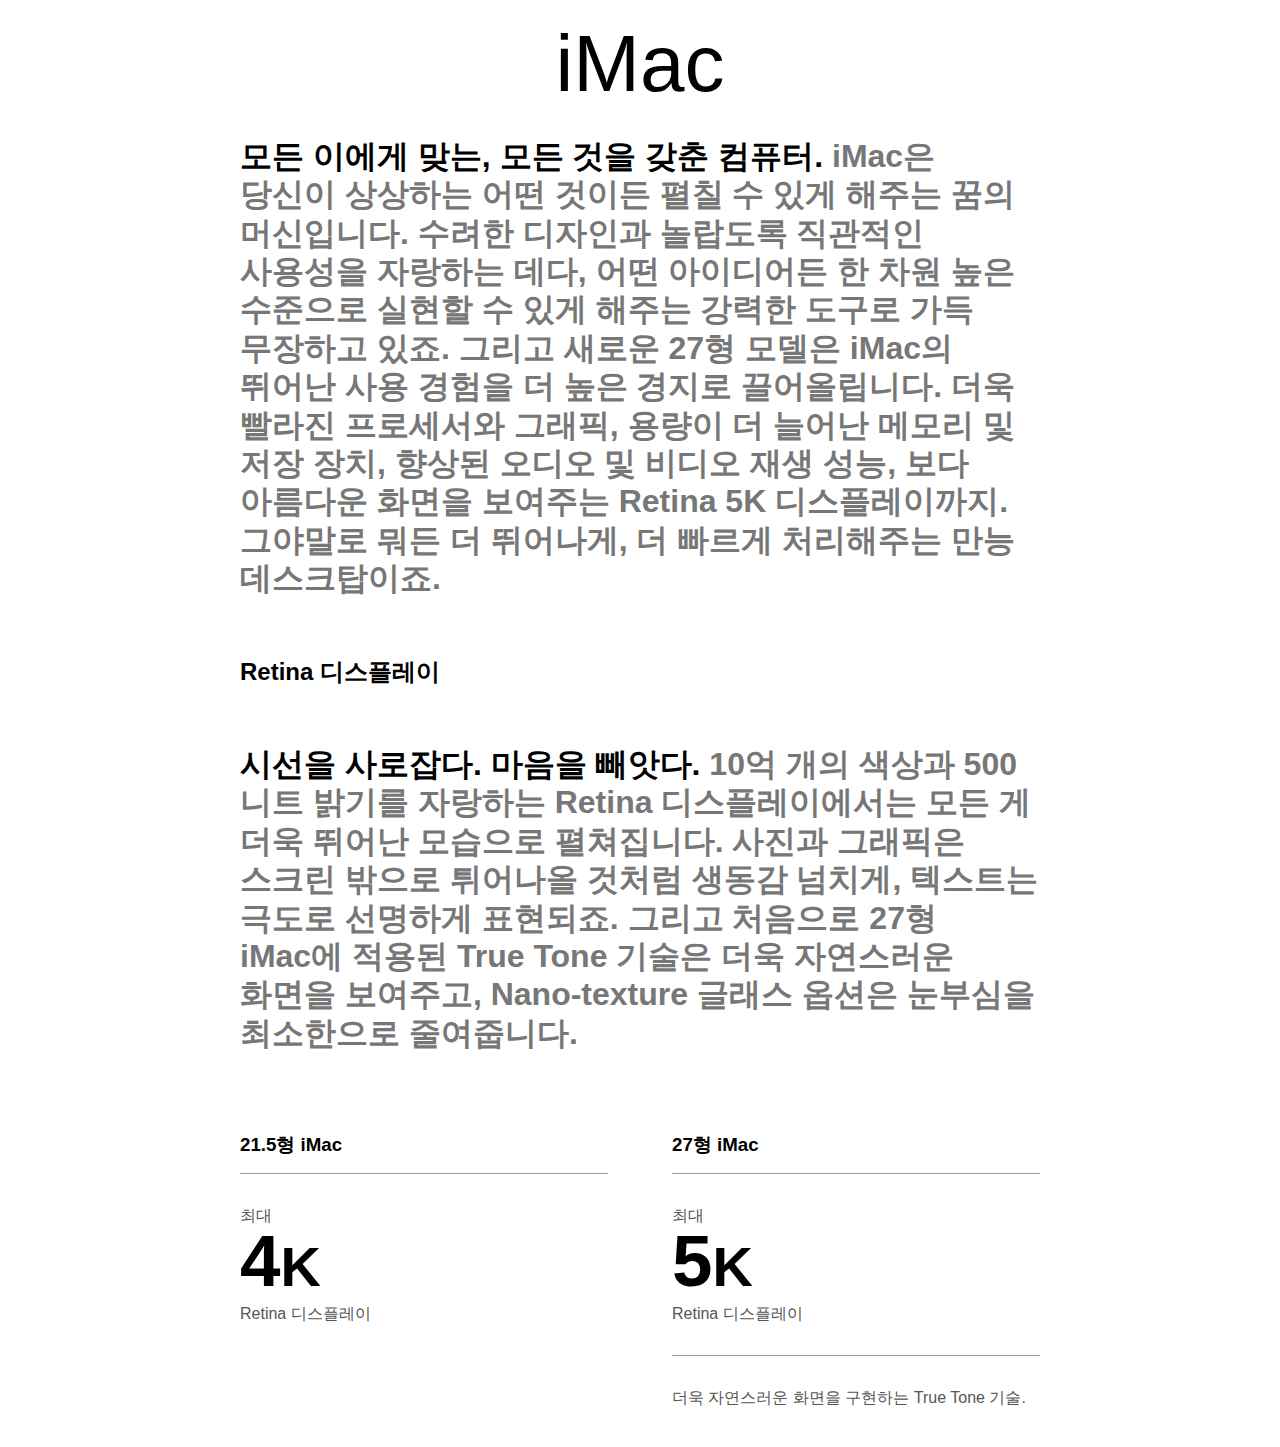
<file: 3주차/index.html>
<!DOCTYPE html>
<html lang="en">
  <head>
    <meta charset="UTF-8" />
    <meta name="viewport" content="width=device-width, initial-scale=1.0" />
    <meta http-equiv="X-UA-Compatible" content="ie=edge" />
    <title>Static Template</title>
    <link rel="stylesheet" href="style.css" />
  </head>
  <body>
    <div class="product-container">
      <h1 class="product-title">iMac</h1>
      <p class="product-description">
        <strong>모든 이에게 맞는, 모든 것을 갖춘 컴퓨터.</strong> iMac은 당신이
        상상하는 어떤 것이든 펼칠 수 있게 해주는 꿈의 머신입니다. 수려한
        디자인과 놀랍도록 직관적인 사용성을 자랑하는 데다, 어떤 아이디어든 한
        차원 높은 수준으로 실현할 수 있게 해주는 강력한 도구로 가득 무장하고
        있죠. 그리고 새로운 27형 모델은 iMac의 뛰어난 사용 경험을 더 높은 경지로
        끌어올립니다. 더욱 빨라진 프로세서와 그래픽, 용량이 더 늘어난 메모리 및
        저장 장치, 향상된 오디오 및 비디오 재생 성능, 보다 아름다운 화면을
        보여주는 Retina 5K 디스플레이까지. 그야말로 뭐든 더 뛰어나게, 더 빠르게
        처리해주는 만능 데스크탑이죠.
      </p>
    </div>
    <!-- <div class="imac-model-info-container">
      <div class="imac-model-info">
        21.5-inch iMac Starting at $1099
      </div>
      <div class="imac-model-info">
        new 27-inch iMac Starting at $1799
      </div>
    </div> -->
    <div class="product-container">
      <h2 class="product-subtitle">Retina 디스플레이</h2>
      <p class="product-description">
        <strong>시선을 사로잡다. 마음을 빼앗다.</strong> 10억 개의 색상과 500
        니트 밝기를 자랑하는 Retina 디스플레이에서는 모든 게 더욱 뛰어난
        모습으로 펼쳐집니다. 사진과 그래픽은 스크린 밖으로 튀어나올 것처럼
        생동감 넘치게, 텍스트는 극도로 선명하게 표현되죠. 그리고 처음으로 27형
        iMac에 적용된 True Tone 기술은 더욱 자연스러운 화면을 보여주고,
        Nano-texture 글래스 옵션은 눈부심을 최소한으로 줄여줍니다.
      </p>
    </div>
    <div class="product-spec-container">
      <div class="product-spec">
        <h3 class="product-spec-title">21.5형 iMac</h3>
        <div class="product-spec-meta">
          최대
          <strong><span class="product-screen-number">4</span>K</strong>
          Retina 디스플레이
        </div>
      </div>
      <div class="product-spec">
        <h3 class="product-spec-title">27형 iMac</h3>
        <div class="product-spec-meta">
          최대
          <strong><span class="product-screen-number">5</span>K</strong>
          Retina 디스플레이
        </div>
        <div class="product-spec-meta">
          더욱 자연스러운 화면을 구현하는 True Tone 기술.
        </div>
      </div>
    </div>
  </body>
</html>
</file>
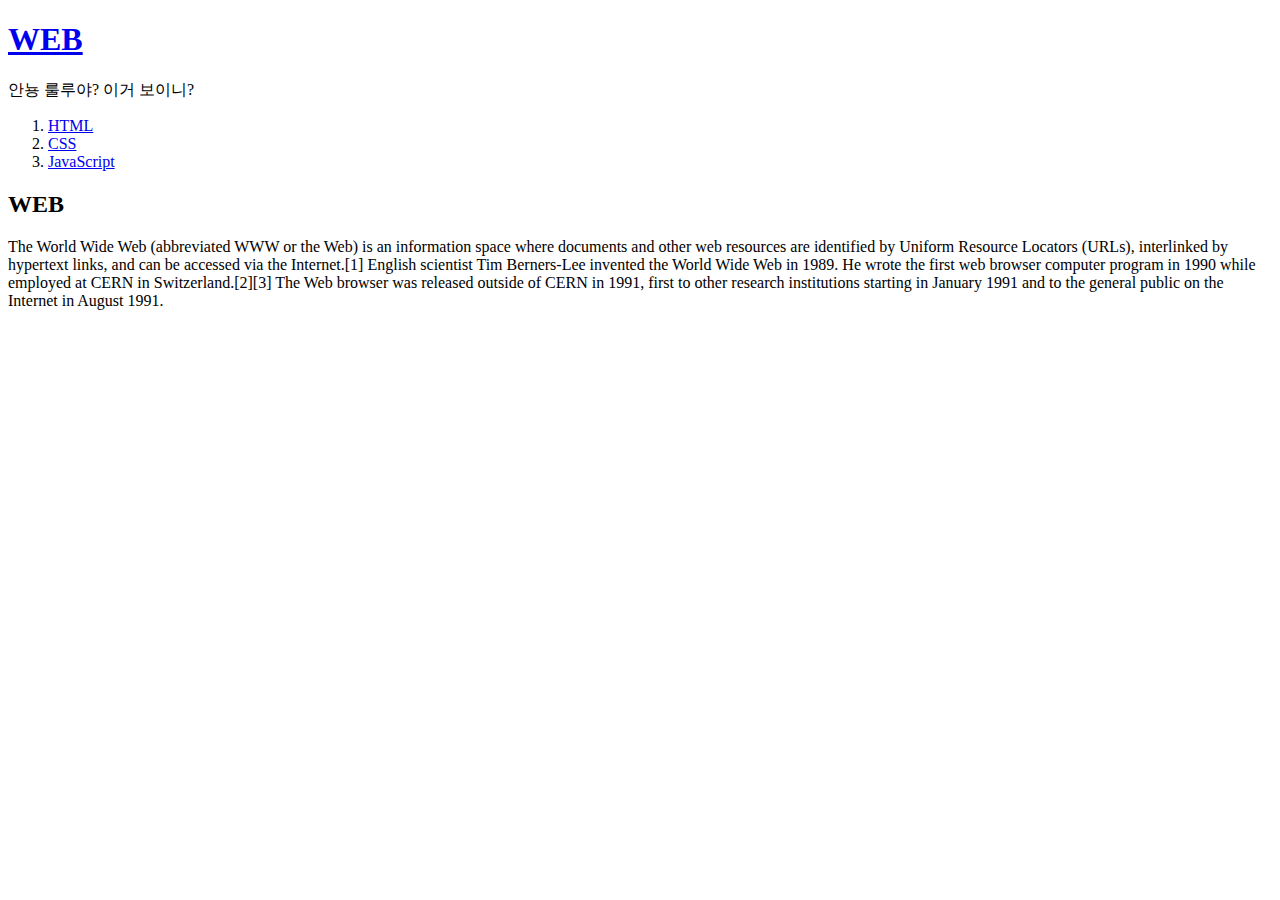
<file: web2/index.html>
<!DOCTYPE html>
<head>
    <title> Web1 - html</title>
    <meta charset="utf-8">
</head>
<body>
    <h1><a href="index.html">WEB</a></h1>
    <p> 안뇽 룰루야? 이거 보이니? </p>
    <ol>
        <li><a href="1.html">HTML</a></li>
        <li><a href="2.html">CSS</a></li>
        <li><a href="3.html">JavaScript</a></li>
    </ol>
    <!-- <ul>
        <li>1. HTML</li>
        <li>2. CSS</li>
        <li>3. JavaScript</li>
    </ul> -->
    <h2>WEB</h2>
    <p>The World Wide Web (abbreviated WWW or the Web) is an information space where documents and other web resources are identified by Uniform Resource Locators (URLs), interlinked by hypertext links, and can be accessed via the Internet.[1] English scientist Tim Berners-Lee invented the World Wide Web in 1989. He wrote the first web browser computer program in 1990 while employed at CERN in Switzerland.[2][3] The Web browser was released outside of CERN in 1991, first to other research institutions starting in January 1991 and to the general public on the Internet in August 1991.
    </p>
</body>
</html>
</file>
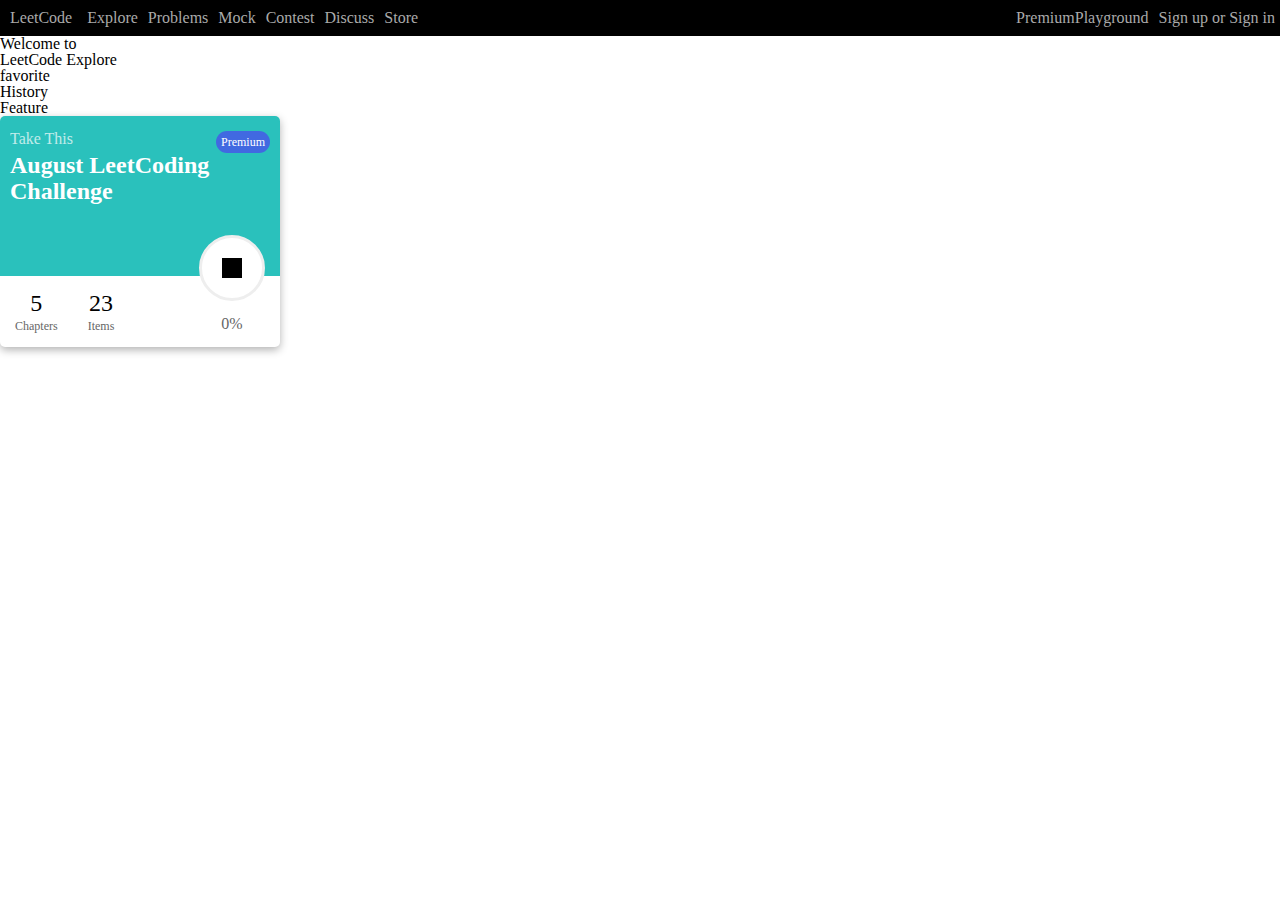
<file: 2주차/ix0ky/index.html>
<!DOCTYPE html>
<html lang="en">
  <head>
    <meta charset="UTF-8" />
    <meta name="viewport" content="width=device-width, initial-scale=1.0" />
    <meta http-equiv="X-UA-Compatible" content="ie=edge" />
    <title>Explore - LeetCode</title>
    <link rel="stylesheet" href="/2주차/ix0ky/style.css" />
  </head>
  <body>
    <!-- HTML Validator: https://html5.validator.nu/ -->
    <header class="header">
      <!-- 제가 많이 쓰는 클래스 이름 : primary, secondary -->
      <!-- main, sub -->
      <div class="menu-left">
        <div class="logo-area">
          <!-- LeetCode 라는 텍스트가 이 페이지 전체의 제목 -->
          <!-- h1 요소 : 제목을 나타내는 요소 -->
          <!-- h1을 페이지 내에서 1번만 사용하는 걸 권장 -->
          <!-- h1, h2, h3, h4, h5, h6 -->
          <h1 class="logo">
            <!-- a 요소 : 링크를 표현하는 요소 -->
            <!-- a 요소 : 특정한 페이지 혹은 특정한 영역으로 이동하는 요소 -->
            <!-- a 요소 : anchor -->
            <a href="https://leetcode.com">LeetCode</a>
          </h1>
        </div>
        <nav class="navigation">
          <div class="nav-item"><a href="/Explore/">Explore</a></div>
          <div class="nav-item"><a href="/Problems/">Problems</a></div>
          <div class="nav-item"><a href="/Mock/">Mock</a></div>
          <div class="nav-item"><a href="/Contest/">Contest</a></div>
          <div class="nav-item"><a href="/Discuss/">Discuss</a></div>
          <div class="nav-item"><a href="/Store/">Store</a></div>
        </nav>
      </div>
      <div class="menu-right">
        <div class="my-menu">
          <div>Premium</div>
          <div>Playground</div>
        </div>
        <div class="sign-up">
          <a href="#">Sign up</a> or <a href="#">Sign in</a>
        </div>
      </div>
    </header>
    <!-- Main -->
    <!-- main 요소 : page 내에서 1번만 쓰이도록 -->
    <main class="main">
      <section class="main-title-area">
        <h2 class="main-title">
          <div class="small-text">Welcome to</div>
          <div class="large-text">LeetCode Explore</div>
        </h2>
        <div class="filter">
          <div>favorite</div>
          <div>History</div>
        </div>
      </section>
      <!-- section 요소는 제목을 가진 div -->
      <section class="course-section">
        <h3 class="course-section-title">Feature</h3>
        <div class="course-list">
          <div class="course-card">
            <div class="course-card-title-area">
              <div class="course-card-title">
                <div class="course-card-title-sub">Take This</div>
                <div class="course-card-title-main">
                  August LeetCoding Challenge
                </div>
              </div>
              <div class="course-card-title-badge-area">
                <div class="course-card-title-badge">Premium</div>
              </div>
            </div>
            <div class="course-card-meta-area">
              <div class="course-card-meta-info">
                <div class="course-card-meta-info-count">5</div>
                <div class="course-card-meta-info-title">Chapters</div>
              </div>
              <div class="course-card-meta-info">
                <div class="course-card-meta-info-count">23</div>
                <div class="course-card-meta-info-title">Items</div>
              </div>
            </div>
            <div class="course-card-play-area">
              <div class="course-card-play-button">Play</div>
              <div class="course-card-progress">0%</div>
            </div>
          </div>
        </div>
      </section>
    </main>
    <!-- Footer -->
  </body>
</html>
</file>
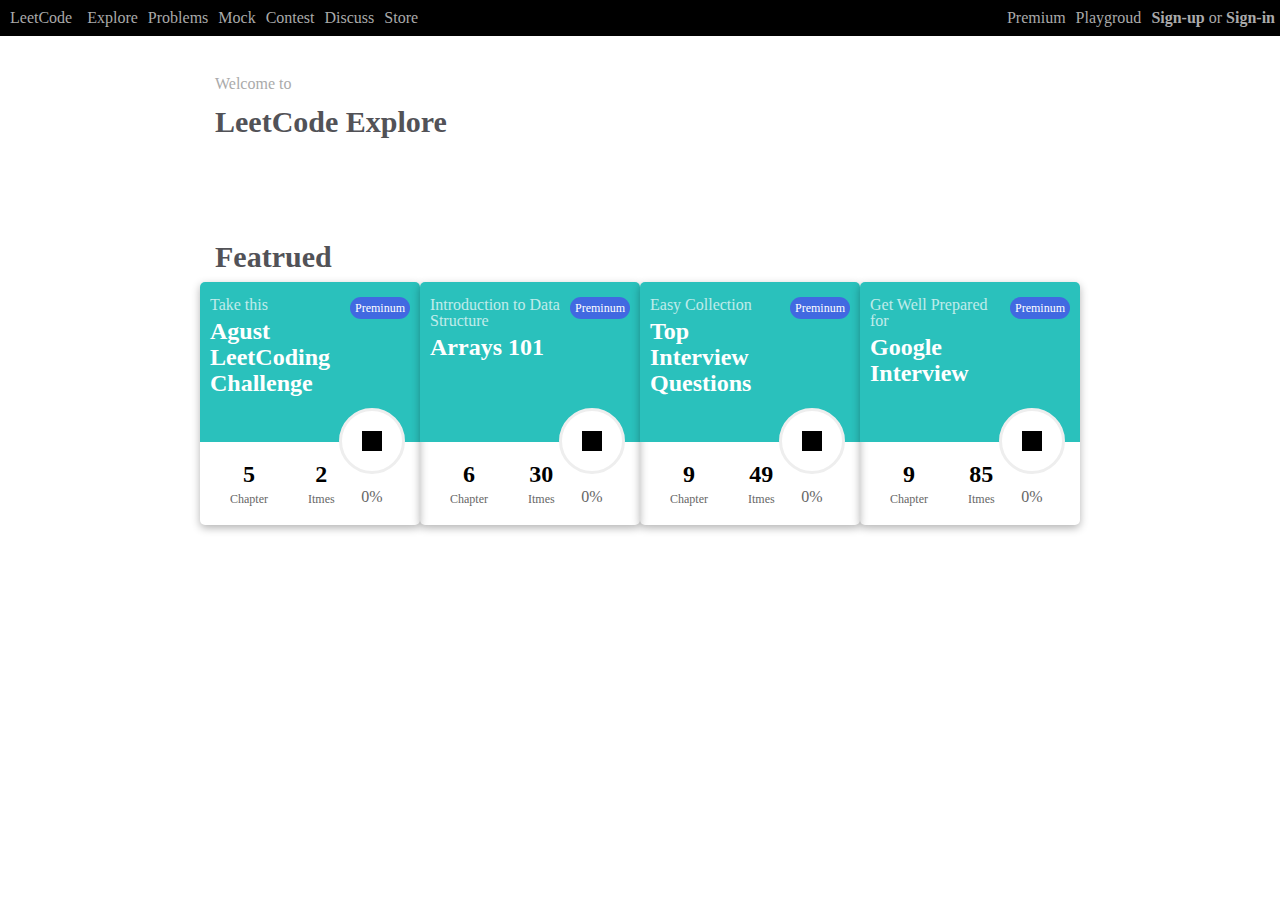
<file: 2주차/task/index.html>
<!DOCTYPE html>
<html lang="en">
    <head>
        <meta charset="UTF-8">
        <meta name="viewport" content="width=device-width, initial-scale=1.0"/>
        <meta http-equiv="X-UA-Compatible" content ="ie-edge"/>
        <title>Explore - LeetCode</title>
        <link rel="stylesheet" href="/2주차/task/style.css"/>
    </head>
    <body>
        <header class="header">
            <div class="menu-left">
                <div class="log-area">
                    <h1 class="logo">
                        <a href="https://www.leetcode.com">LeetCode</a>
                    </h1>
                </div>
                <nav class="navigation">
                    <div class="nav-item"><a href="/Explore/">Explore</a></div>
                    <div class="nav-item"><a href="/Problems/">Problems</a></div>
                    <div class="nav-item"><a href="/Mock/">Mock</a></div>
                    <div class="nav-item"><a href="/Context/">Contest</a></div>
                    <div class="nav-item"><a href="/Discuss/">Discuss</a></div>
                    <div class="nav-item"><a href="/Store/">Store</a></div>
                </nav>
            </div>

            <div class="menu-right">
                <div class="my-menu">
                    <div class="my-menu-item">Premium</div>
                    <div class="my-menu-item">Playgroud</div>
                    <div class="sign-up">
                        <a href="#">Sign-up</a> or <a herf="#">Sign-in</a>
                    </div>
                </div>
                
            </div>
            
        </header>    
        <main class="main">
            <div class="welcome">Welcome to</div>
            <div class="explore">LeetCode Explore</div>
            <section class=course-section>
                <div class="featured">Featrued</div>
                <div class="cards">
                    <div class="card">
                        <div class="card-title">
                            <div class="card-title-left">
                                <div class="card-title-sub">Take this</div>
                                <div class="card-title-main">Agust LeetCoding Challenge</div>        
                            </div>
                            <div class="card-title-right">
                                <div class="card-badge">Preminum</div>
                            </div>
                        </div>
                        <div class="card-meta">
                            <div class="card-meta-info">
                                <div class="card-meta-info-count">5</div>
                                <div class="card-meta-info-title">Chapter</div>
                            </div>
                            <div class="card-meta-info">
                                <div class="card-meta-info-count">2</div>
                                <div class="card-meta-info-title">Itmes</div>
                            </div>
                        </div>
                        <div class="card-play">
                            <div class="card-play-button">Play</div>
                            <div class="card-play-progress">0%</div>
                        </div>
                    </div>
                    <div class="card">
                        <div class="card-title">
                            <div class="card-title-left">
                                <div class="card-title-sub">Introduction to Data Structure</div>
                                <div class="card-title-main">Arrays 101</div>        
                            </div>
                            <div class="card-title-right">
                                <div class="card-badge">Preminum</div>
                            </div>
                        </div>
                        <div class="card-meta">
                            <div class="card-meta-info">
                                <div class="card-meta-info-count">6</div>
                                <div class="card-meta-info-title">Chapter</div>
                            </div>
                            <div class="card-meta-info">
                                <div class="card-meta-info-count">30</div>
                                <div class="card-meta-info-title">Itmes</div>
                            </div>
                        </div>
                        <div class="card-play">
                            <div class="card-play-button">Play</div>
                            <div class="card-play-progress">0%</div>
                        </div>
                    </div>
                    <div class="card">
                        <div class="card-title">
                            <div class="card-title-left">
                                <div class="card-title-sub">Easy Collection</div>
                                <div class="card-title-main">Top Interview Questions</div>        
                            </div>
                            <div class="card-title-right">
                                <div class="card-badge">Preminum</div>
                            </div>
                        </div>
                        <div class="card-meta">
                            <div class="card-meta-info">
                                <div class="card-meta-info-count">9</div>
                                <div class="card-meta-info-title">Chapter</div>
                            </div>
                            <div class="card-meta-info">
                                <div class="card-meta-info-count">49</div>
                                <div class="card-meta-info-title">Itmes</div>
                            </div>
                        </div>
                        <div class="card-play">
                            <div class="card-play-button">Play</div>
                            <div class="card-play-progress">0%</div>
                        </div>
                    </div>
                    <div class="card">
                        <div class="card-title">
                            <div class="card-title-left">
                                <div class="card-title-sub">Get Well Prepared for</div>
                                <div class="card-title-main">Google Interview</div>        
                            </div>
                            <div class="card-title-right">
                                <div class="card-badge">Preminum</div>
                            </div>
                        </div>
                        <div class="card-meta">
                            <div class="card-meta-info">
                                <div class="card-meta-info-count">9</div>
                                <div class="card-meta-info-title">Chapter</div>
                            </div>
                            <div class="card-meta-info">
                                <div class="card-meta-info-count">85</div>
                                <div class="card-meta-info-title">Itmes</div>
                            </div>
                        </div>
                        <div class="card-play">
                            <div class="card-play-button">Play</div>
                            <div class="card-play-progress">0%</div>
                        </div>
                    </div>
                </div>
            </section>
            </div>
        </main>
    </body>


</html>
</file>
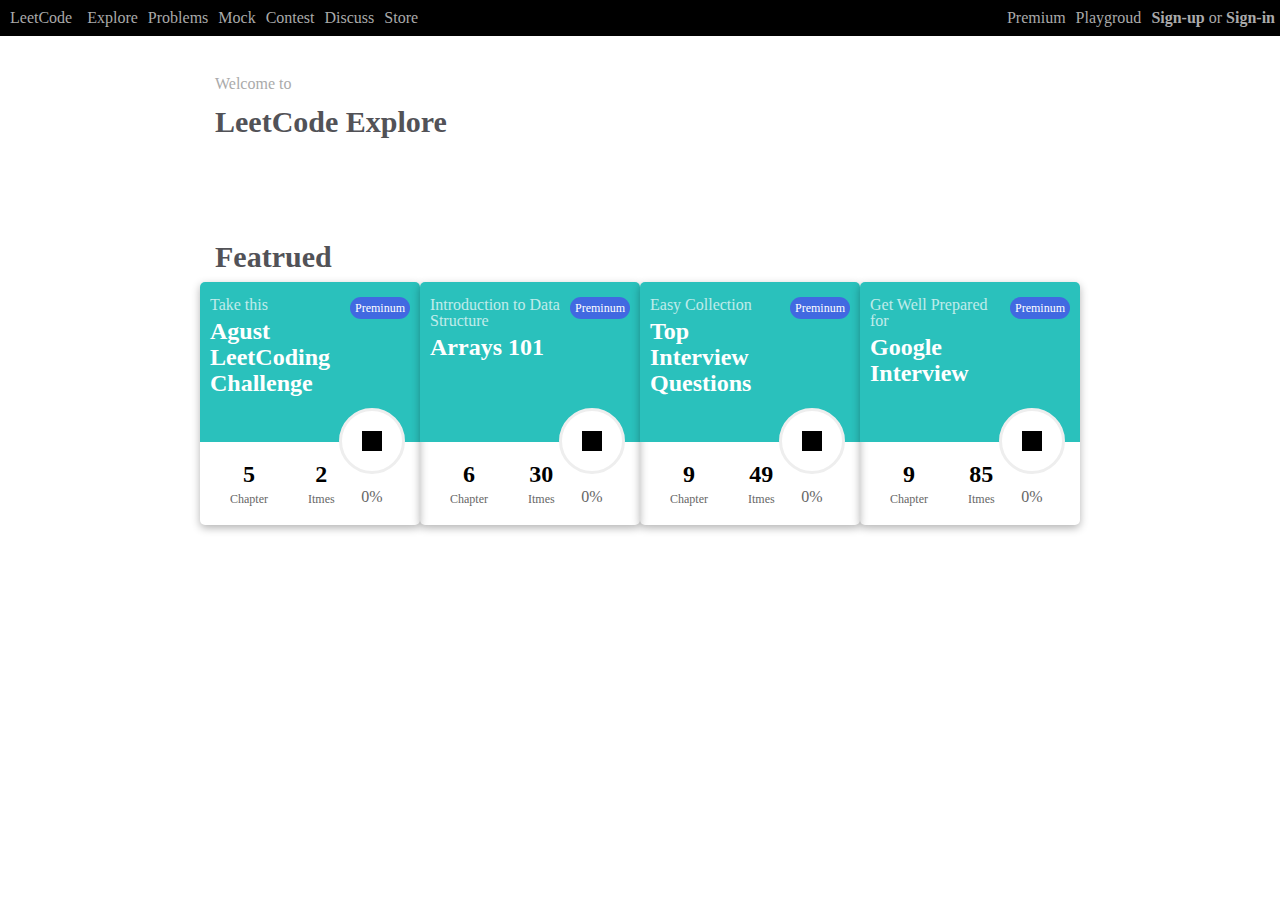
<file: web1/task/index.html>
<!DOCTYPE html>
<html lang="en">
    <head>
        <meta charset="UTF-8">
        <meta name="viewport" content="width=device-width, initial-scale=1.0"/>
        <meta http-equiv="X-UA-Compatible" content ="ie-edge"/>
        <title>Explore - LeetCode</title>
        <link rel="stylesheet" href="/2주차//task/style.css"/>
    </head>
    <body>
        <header class="header">
            <div class="menu-left">
                <div class="log-area">
                    <h1 class="logo">
                        <a href="https://www.leetcode.com">LeetCode</a>
                    </h1>
                </div>
                <nav class="navigation">
                    <div class="nav-item"><a href="/Explore/">Explore</a></div>
                    <div class="nav-item"><a href="/Problems/">Problems</a></div>
                    <div class="nav-item"><a href="/Mock/">Mock</a></div>
                    <div class="nav-item"><a href="/Context/">Contest</a></div>
                    <div class="nav-item"><a href="/Discuss/">Discuss</a></div>
                    <div class="nav-item"><a href="/Store/">Store</a></div>
                </nav>
            </div>

            <div class="menu-right">
                <div class="my-menu">
                    <div class="my-menu-item">Premium</div>
                    <div class="my-menu-item">Playgroud</div>
                    <div class="sign-up">
                        <a href="#">Sign-up</a> or <a herf="#">Sign-in</a>
                    </div>
                </div>
                
            </div>
            
        </header>    
        <main class="main">
            <div class="welcome">Welcome to</div>
            <div class="explore">LeetCode Explore</div>
            <section class=course-section>
                <div class="featured">Featrued</div>
                <div class="cards">
                    <div class="card">
                        <div class="card-title">
                            <div class="card-title-left">
                                <div class="card-title-sub">Take this</div>
                                <div class="card-title-main">Agust LeetCoding Challenge</div>        
                            </div>
                            <div class="card-title-right">
                                <div class="card-badge">Preminum</div>
                            </div>
                        </div>
                        <div class="card-meta">
                            <div class="card-meta-info">
                                <div class="card-meta-info-count">5</div>
                                <div class="card-meta-info-title">Chapter</div>
                            </div>
                            <div class="card-meta-info">
                                <div class="card-meta-info-count">2</div>
                                <div class="card-meta-info-title">Itmes</div>
                            </div>
                        </div>
                        <div class="card-play">
                            <div class="card-play-button">Play</div>
                            <div class="card-play-progress">0%</div>
                        </div>
                    </div>
                    <div class="card">
                        <div class="card-title">
                            <div class="card-title-left">
                                <div class="card-title-sub">Introduction to Data Structure</div>
                                <div class="card-title-main">Arrays 101</div>        
                            </div>
                            <div class="card-title-right">
                                <div class="card-badge">Preminum</div>
                            </div>
                        </div>
                        <div class="card-meta">
                            <div class="card-meta-info">
                                <div class="card-meta-info-count">6</div>
                                <div class="card-meta-info-title">Chapter</div>
                            </div>
                            <div class="card-meta-info">
                                <div class="card-meta-info-count">30</div>
                                <div class="card-meta-info-title">Itmes</div>
                            </div>
                        </div>
                        <div class="card-play">
                            <div class="card-play-button">Play</div>
                            <div class="card-play-progress">0%</div>
                        </div>
                    </div>
                    <div class="card">
                        <div class="card-title">
                            <div class="card-title-left">
                                <div class="card-title-sub">Easy Collection</div>
                                <div class="card-title-main">Top Interview Questions</div>        
                            </div>
                            <div class="card-title-right">
                                <div class="card-badge">Preminum</div>
                            </div>
                        </div>
                        <div class="card-meta">
                            <div class="card-meta-info">
                                <div class="card-meta-info-count">9</div>
                                <div class="card-meta-info-title">Chapter</div>
                            </div>
                            <div class="card-meta-info">
                                <div class="card-meta-info-count">49</div>
                                <div class="card-meta-info-title">Itmes</div>
                            </div>
                        </div>
                        <div class="card-play">
                            <div class="card-play-button">Play</div>
                            <div class="card-play-progress">0%</div>
                        </div>
                    </div>
                    <div class="card">
                        <div class="card-title">
                            <div class="card-title-left">
                                <div class="card-title-sub">Get Well Prepared for</div>
                                <div class="card-title-main">Google Interview</div>        
                            </div>
                            <div class="card-title-right">
                                <div class="card-badge">Preminum</div>
                            </div>
                        </div>
                        <div class="card-meta">
                            <div class="card-meta-info">
                                <div class="card-meta-info-count">9</div>
                                <div class="card-meta-info-title">Chapter</div>
                            </div>
                            <div class="card-meta-info">
                                <div class="card-meta-info-count">85</div>
                                <div class="card-meta-info-title">Itmes</div>
                            </div>
                        </div>
                        <div class="card-play">
                            <div class="card-play-button">Play</div>
                            <div class="card-play-progress">0%</div>
                        </div>
                    </div>
                </div>
            </section>
            </div>
        </main>
    </body>


</html>
</file>
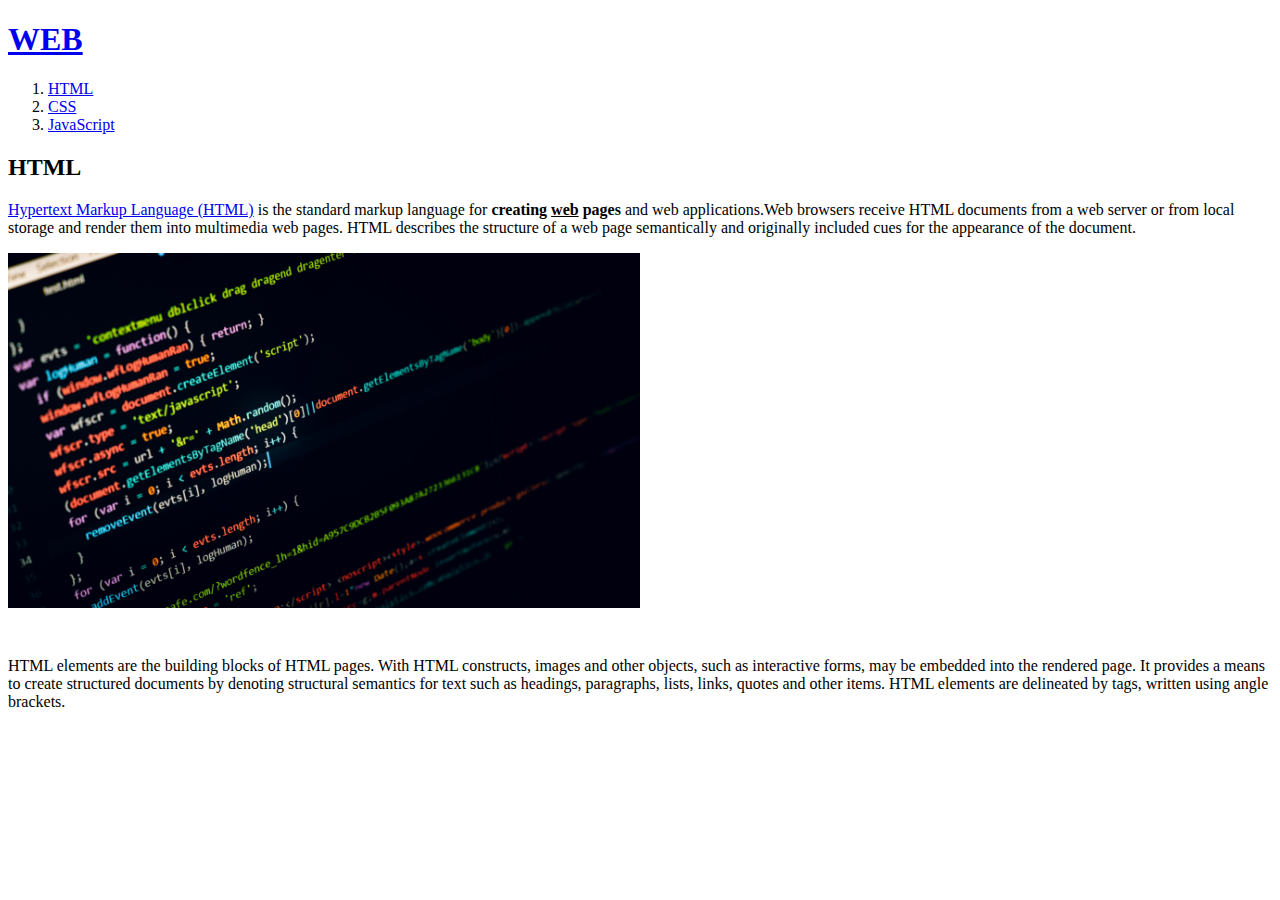
<file: web2/1.html>
<!DOCTYPE html>
<head>
    <title> Web1 - HTML</title>
    <meta charset="utf-8">
</head>
<body>
    <h1><a href="index.html">WEB</a></h1>
    <ol>
        <li><a href="1.html">HTML</a></li>
        <li><a href="2.html">CSS</a></li>
        <li><a href="3.html">JavaScript</a></li>
    </ol>
    <!-- <ul>
        <li>1. HTML</li>
        <li>2. CSS</li>
        <li>3. JavaScript</li>
    </ul> -->
    <h2>HTML</h2>
    <p><a href="https://www.w3.org/TR/html5/" target="_blank" title="html5 specification">Hypertext Markup Language (HTML)</a> is the standard markup language for <strong>creating <u>web</u> pages</strong> and web applications.Web browsers receive HTML documents from a web server or from local storage and render them into multimedia web pages. HTML describes the structure of a web page semantically and originally included cues for the appearance of the document.</p>
    <img src="htmlimg.jpg" width=50%>
    <p style="margin-top: 45px;">HTML elements are the building blocks of HTML pages. With HTML constructs, images and other objects, such as interactive forms, may be embedded into the rendered page. It provides a means to create structured documents by denoting structural semantics for text such as headings, paragraphs, lists, links, quotes and other items. HTML elements are delineated by tags, written using angle brackets. </p>    
</body>
</html>
</file>
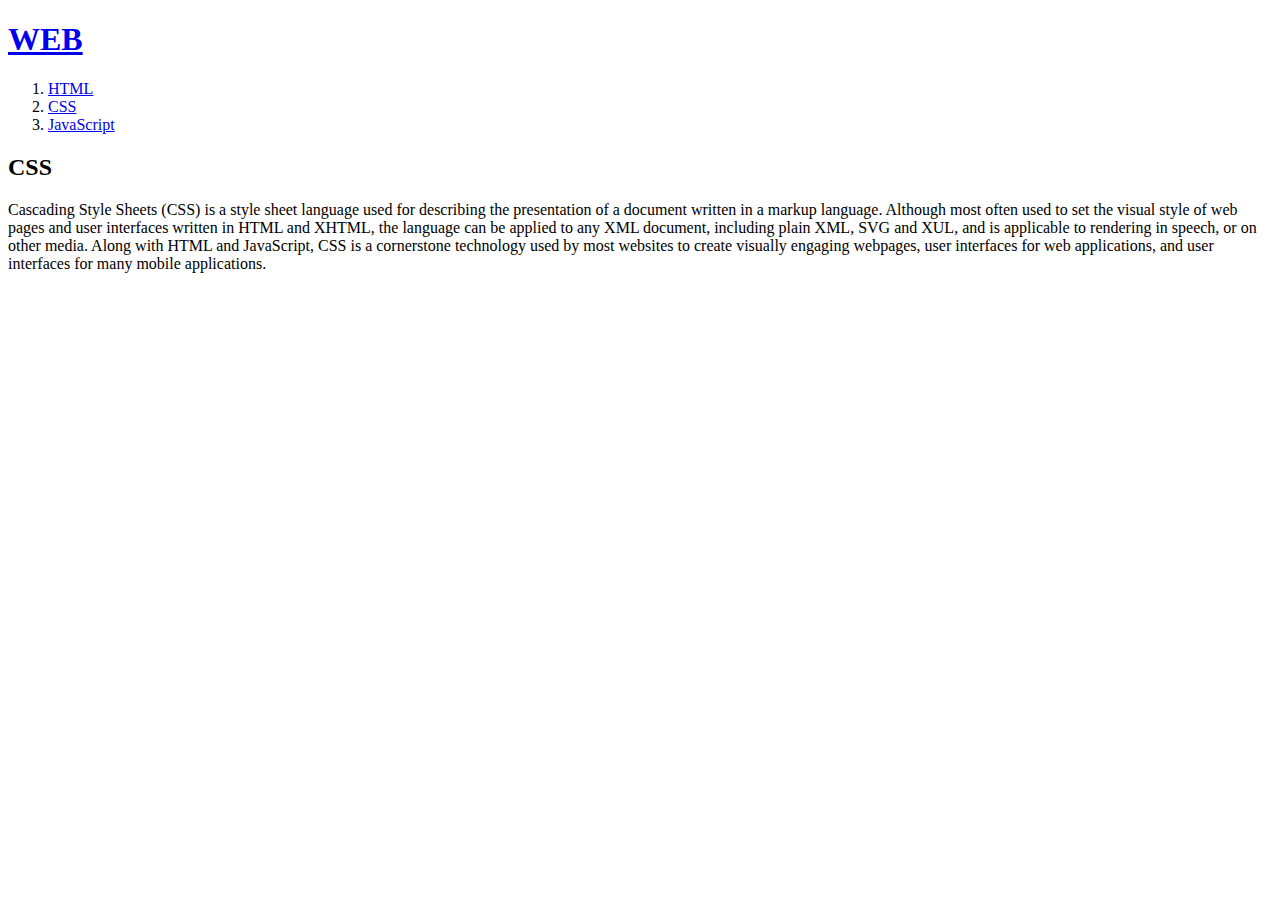
<file: web2/2.html>
<!DOCTYPE html>
<head>
    <title> Web1 - CSS</title>
    <meta charset="utf-8">
</head>
<body>
    <h1><a href="index.html">WEB</a></h1>
    <ol>
        <li><a href="1.html">HTML</a></li>
        <li><a href="2.html">CSS</a></li>
        <li><a href="3.html">JavaScript</a></li>
    </ol>
    <!-- <ul>
        <li>1. HTML</li>
        <li>2. CSS</li>
        <li>3. JavaScript</li>
    </ul> -->
    <h2>CSS</h2>
    <p>
        Cascading Style Sheets (CSS) is a style sheet language used for describing the presentation of a document written in a markup language. Although most often used to set the visual style of web pages and user interfaces written in HTML and XHTML, the language can be applied to any XML document, including plain XML, SVG and XUL, and is applicable to rendering in speech, or on other media. Along with HTML and JavaScript, CSS is a cornerstone technology used by most websites to create visually engaging webpages, user interfaces for web applications, and user interfaces for many mobile applications.
      </p>
</body>
</html>
</file>
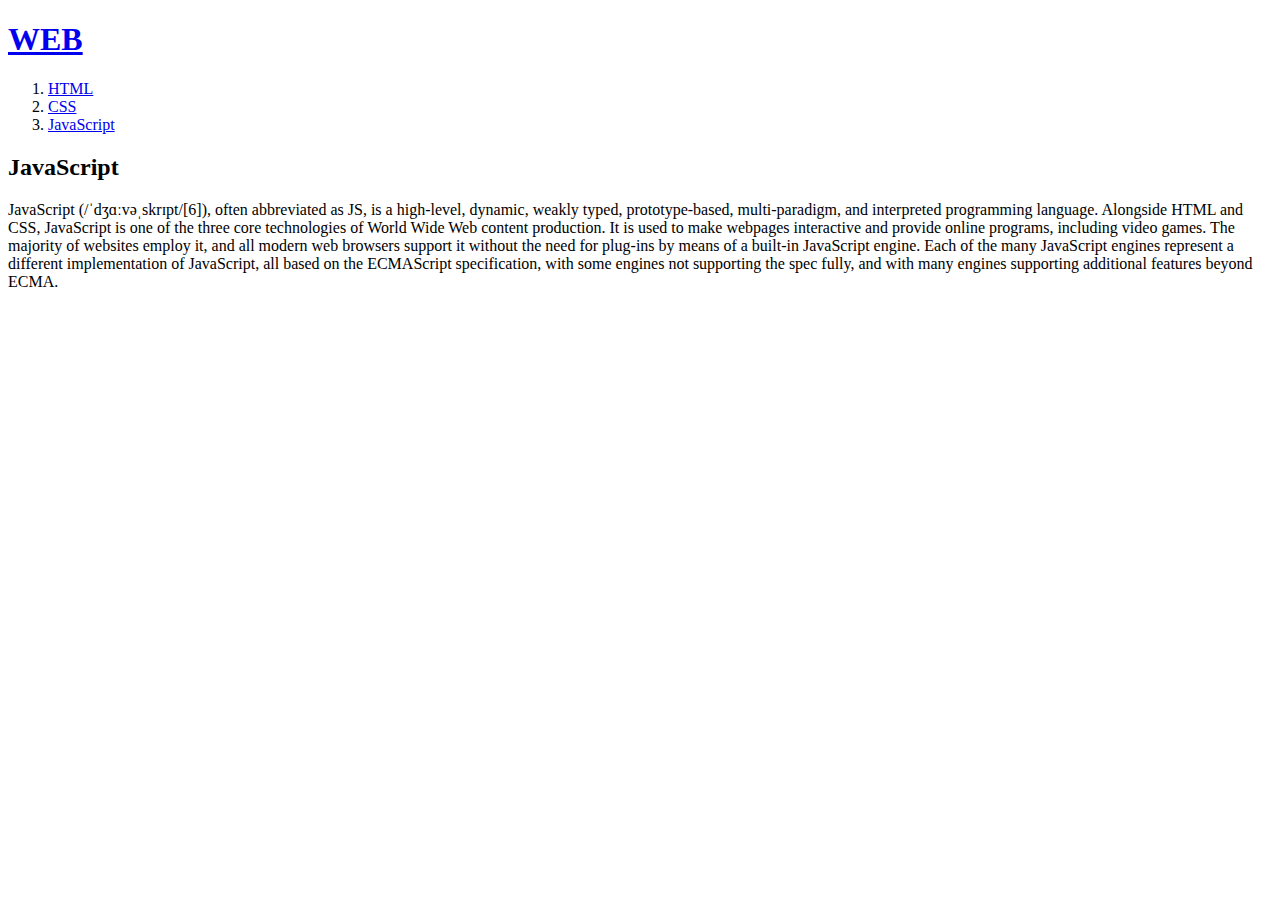
<file: web2/3.html>
<!DOCTYPE html>
<head>
    <title> Web1 - JavaScript</title>
    <meta charset="utf-8">
</head>
<body>
    <h1><a href="index.html">WEB</a></h1>
    <ol>
        <li><a href="1.html">HTML</a></li>
        <li><a href="2.html">CSS</a></li>
        <li><a href="3.html">JavaScript</a></li>
    </ol>
    <!-- <ul>
        <li>1. HTML</li>
        <li>2. CSS</li>
        <li>3. JavaScript</li>
    </ul> -->
    <h2>JavaScript</h2>
    <p>
        JavaScript (/ˈdʒɑːvəˌskrɪpt/[6]), often abbreviated as JS, is a high-level, dynamic, weakly typed, prototype-based, multi-paradigm, and interpreted programming language. Alongside HTML and CSS, JavaScript is one of the three core technologies of World Wide Web content production. It is used to make webpages interactive and provide online programs, including video games. The majority of websites employ it, and all modern web browsers support it without the need for plug-ins by means of a built-in JavaScript engine. Each of the many JavaScript engines represent a different implementation of JavaScript, all based on the ECMAScript specification, with some engines not supporting the spec fully, and with many engines supporting additional features beyond ECMA.
      </p>
   
</body>
</html>
</file>
<file: 3주차/style.css>
/* 
 * 1. CSS Font
 * 1.1. CSS Unit
 * 2. CSS Text
 * 3. CSS Color
 * 3.1. CSS Color Unit
 */

/* CSS Font */
/* Font? - 활자 */
/* Glyph가 어떤 형태를 취할 지 */

/* 브라우저에서는 폰트를 유저가 마음대로 바꿀 수 있습니다. */
/* 그래서 폰트를 정의할 때에는 신중하게 */

body {
  /* font-family */
  /* 어떤 폰트를 사용할 것인 지 결정하는 CSS 속성 */
  /* 폰트 이름을 안다면 폰트를 정의해줄 수 있다 */

  /* 폰트를 여러개 지정해줬을 때 font-family의 동작 방식 */
  /* 1. 유저가 정의한 폰트명과 일치하는 폰트를 Local에서 찾음 */
  /* 2. 만약, Local에 해당 폰트가 없는 경우 다음으로 이동 */
  /* 3. 반복 (1-2) */
  /* 4. font-family의 마지막에 도달하였는데 유저가 정의한 폰트가 없는 경우 */
  /* 5. 브라우저의 기본 설정을 따라감 */

  /* Mac OS X의 기본 폰트? */
  /* 영문 */
  /* Mac OS X El Capitan - San Francisco */
  /* Mac OS X Yosemiti - Helvetica NEUE */
  /* 한국어 */
  /* Apple SD Gothic NEO */
  /* Mac OS X Snow Leopard - Nanum Gothic */

  /* 영문이 아닌 폰트 - 한국어, 일본어, 중국어 */
  /* Fallback Font */
  /* 폰트 자체가 영문을 기본으로 포함 */

  /* 만약 특정 폰트가 표현할 수 있는 범위를 벗어난 경우 */
  /* 예시) 한국어와 영어를 섞어쓰는 데, 폰트는 영문만 지정한 경우 */
  /* 영문은 해당 폰트로, 한국어는 브라우저의 기본 설정 */

  /* Windows */
  /* 영문 */
  /* Windows Vista - Segoe UI */
  /* Windows XP - Tahoma */
  /* 한글 */
  /* Windows Vista - Malgun Gothic, 맑은고딕 */
  /* Windows XP - 굴림, 돋움 */

  /* Android */
  /* 영문 */
  /* Android 4.4 - Roboto */
  /* 한글 */
  /* Android 7.0 - Noto Sans CJK */
  /* Android 6.0 - Droid Sans Fallback */
  /* Android 9.0 - 제조사가 폰트를 직접 지정하지 못하게 */
  /* Samsung Gothic, LG SmartGothic, Pentech VegaGothic */

  font-family: "San Francisco", "APPLE SD Gothic NEO";

  font-family: "San Francisco", "APPLE SD Gothic NEO", "Segoe UI",
    "Malgun Gothic", "roboto", "Noto Sans", "Ubuntu";

  /* 베트남어에서 기본값으로 사용하는 고딕 폰트의 이름? */
  /* 일본어에서 기본값으로 사용되는 고딕 폰트의 이름? */

  /* 전 세계의 모든 언어의 기본 폰트를 알기는 어려움 */

  /* generic-family : 폰트의 대략적인 형태만 나타내주는 것 */
  /* sans-serif - 고딕 */
  /* serif - 명조 */
  /* monospace - 고정폭 폰트 */
  /* fantasy - Comic Sans */

  font-family: sans-serif;

  /* Apple Safari, Google Chrome */
  /* 시스템의 기본 폰트를 나타내는 Generic Family */
  /* -apple-system, BlinkMacSystemFont */

  font-family: --apple-style, BlinkMacSystemFont, "Segoe UI", "Roboto",
    "Helvetica NEUE", sans-serif;

  /* https://css-tricks.com/snippets/css/system-font-stack/ */

  /* font-size / CSS Unit (단위) */
  /* font-size는 부모 요소에서 지정을 하면, 자식 요소까지 영향을 받음 */
  /* font-size: 20px; */
  /* font-size를 지정하는 단위 */

  /* 1. px (픽셀) - 기본값 16px */
  /* px로 폰트 크기를 지정하면 좋은 점 = 가장 명확하게 계산할 수 있음 */
  /* 가장 많이 쓰이는 단위 */

  /* 2. em (em) - (본인의 폰트 크기 = 1em)  */
  /* 예시) 1em = 20px */
  /* font-size에서 em 단위를 쓰는 경우에는, 부모 요소의 font-size */
  /* 그 다음으로 많이 쓰이는 게 */

  /* 3. rem (root em) - (루트 요소의 폰트크기 = 1rem) */
  /* 예시) 1rem = 16px */
  /* HTML 문서에서 루트 요소는 html 요소 */

  /* 4. % (percentage) - (자기 부모의 폰트 크기 = 100%) */
  /* 예시) 100% = 16px */

  /* font-weight */
  /* Glyph의 굵기 */
  /* 100 - 900 */
  /* 폰트가 실제로 표현 가능한 굵기만 표현 가능 */
  /* 100에 가까울수록 얉은 폰트, 900에 가까울 수록 굵은 폰트 */
  /* 
   * 100 - Thin
   * 200 - UltraLight
   * 300 - Light
   * 400 - Regular
   * 500 - Medium
   * 600 - SemiBold
   * 700 - Bold
   * 800 - HeavyBold, Heavy
   * 900 - Black
   */
  /* 400과 700은 예외적으로 System에서 억지로 만들어줘요 */
  /* 만약에 해당 폰트가 해당 굵기를 표현 못하면 가장 가까운 표현 가능한 값 */

  font-family: "San Francisco", sans-serif;
  font-size: 16px;
  font-weight: 400;
}

/* text */

p {
  /* text-align */
  /* text 정렬 */
  /* left, center, right, justify */
  text-align: left;

  /* line-height */
  /* 행간 */
  /* line-height: 1.8em; */

  /* text-decoration */
  /* 텍스트의 꾸밈효과 */
  /* text-decoration: underline이 a 요소에 기본값 */
  /* https://developer.mozilla.org/en-US/docs/Web/CSS/text-decoration */

  /* word-break */
  /* break-all: 단어 상관없이 끊어지고 
  (한국어, 일본어, 중국어같은 2바이트 문자열은 break-all을 해야 단어단위로 끊어짐) */
  /* keep-all: 단어 단위로 끊어져요 (1byte 문자열) */
  word-break: keep-all;
  /* https://developer.mozilla.org/en-US/docs/Web/CSS/word-break */
  /* https://wit.nts-corp.com/2017/07/25/4675 */

  /* 웹폰트 */
  /* https://d2.naver.com/helloworld/4969726 */
  /* https://wit.nts-corp.com/2017/02/13/4258 */
  /* http://fonts.google.com/ */

  /* 현재 일부 페이지에 남아있는 SF Pro KR V1은 
  국문 윤고딕700 계열 베이스 + 영문 SF Pro Display이고
  
  현재 대다수 페이지에서 사용하는 SF Pro KR V2은 
  국문 Apple SD 산돌고딕 Neo(iOS, macOS 한글기본서체) + 
  영문 SF Pro Display 조합
 */
}

/* CSS Color */
/* 색상 */

/* 1. Hash code */
/* #000, #fff */
/* 16진수를 이용해서 색상을 표현하는 방법 */
/* 0에 가까울수록 검정색, f에 가까울수록 밝은색 */
/* 앞의 2자리가 R, 중간 2자리가 G, 마지막 2자리가 B */
/* 6자 */

/* 2. 키워드 */
/* white, black, royalblue, lime, green */
/* 웹표준에 정의되어있는 컬러 키워드를 사용할 수 있다 (1000개 넘어감) */
/* 현업에서는 안쓰이고, 그나마 쓰이는게 white, black */

/* 3. RGB, RGBA */
/* RGB(0,0,0) - RGB(255,255,255) */
/* 각 숫자가 255에 가까울수록 밝은, 0에 가까울수록 어두운 */
/* rgba(0,0,0,1) */
/* a는 alpha값 - 투명도를 나타내요 / 0은 0%, 1은 100% */
/* rgba(0,0,0,0.5); - 0,0,0, 투명도 50% */

p {
  /* color 속성을 이용하면 font의 색상을 변경 */
  /* color: #fff; */

  /* background 속성을 이용하면 박스의 색상을 변경 */
  /* background: #333; */
}

/* 예제 코딩 */
body {
  font-size: 16px;
  line-height: 1.2em;
  font-family: "San Francisco", sans-serif;
}

.product-container {
  width: 800px;
  margin: 2em auto;
}

.product-title {
  font-size: 5em;
  font-weight: 500;
  text-align: center;
}

.product-description {
  margin: 2em auto;
  font-size: 2em;
  line-height: 1.2em;
  font-weight: 700;
  color: #777;
}

.product-description strong {
  color: #000;
}

.product-spec-container {
  width: 800px;
  margin: 0 auto;
  /* Layout */
  display: flex;
}

.product-spec {
  /* width: 380px;
  margin: 0 10px; */
  flex: 1;
}

.product-spec + .product-spec {
  margin-left: 4em;
}

.product-spec-meta {
  padding: 2em 0;
  border-top: 1px solid #999;
  color: #555;
}

.product-spec-meta strong {
  display: block;
  font-size: 3.5em;
  line-height: 1.3em;
  color: #000;
}
.product-spec-meta strong .product-screen-number {
  font-size: 1.3em;
}

/* https://www.colorzilla.com/gradient-editor/ */
/* https://developer.mozilla.org/en-US/docs/Web/CSS/linear-gradient */

/* 과제 */
/* 내드릴건데 필수로 하지는 않을게요 */

/* https://developer.apple.com/fonts/ */
/* Apple Fonts 사이트 클론코딩 하기 */

/* https://developer.apple.com/design/human-interface-guidelines/accessibility/overview/introduction/ */
/* Apple HCI 가이드라인 클론코딩 하기 */

/* 이미지는 unsplash에서 아무 이미지나 가져다쓰기 */
/* https://unsplash.com/ */

/* 좀 더 어려운 과제: */
/* https://medium.com/volosoft/what-is-new-in-angular-10-ee4ba39a187e */

/* 다음 시간: */
/* - HTML Form */
/* - CSS Box */
/* - CSS Animation */
</file>
<file: 2주차/ix0ky/style.css>
/* User Agent CSS */
/* 브라우저에서 미리 지정해둔 CSS */

/* Reset.css */
/* http://meyerweb.com/eric/tools/css/reset/ 
   v2.0 | 20110126
   License: none (public domain)
*/

html,
body,
div,
span,
applet,
object,
iframe,
h1,
h2,
h3,
h4,
h5,
h6,
p,
blockquote,
pre,
a,
abbr,
acronym,
address,
big,
cite,
code,
del,
dfn,
em,
img,
ins,
kbd,
q,
s,
samp,
small,
strike,
strong,
sub,
sup,
tt,
var,
b,
u,
i,
center,
dl,
dt,
dd,
ol,
ul,
li,
fieldset,
form,
label,
legend,
table,
caption,
tbody,
tfoot,
thead,
tr,
th,
td,
article,
aside,
canvas,
details,
embed,
figure,
figcaption,
footer,
header,
hgroup,
menu,
nav,
output,
ruby,
section,
summary,
time,
mark,
audio,
video {
  margin: 0;
  padding: 0;
  border: 0;
  font-size: 100%;
  font: inherit;
  vertical-align: baseline;
}
/* HTML5 display-role reset for older browsers */
article,
aside,
details,
figcaption,
figure,
footer,
header,
hgroup,
menu,
nav,
section {
  display: block;
}
body {
  line-height: 1;
}
ol,
ul {
  list-style: none;
}
blockquote,
q {
  quotes: none;
}
blockquote:before,
blockquote:after,
q:before,
q:after {
  content: "";
  content: none;
}
table {
  border-collapse: collapse;
  border-spacing: 0;
}

/* HTML의 요소들을 크게 두가지로 분류 */
/* 한 그룹은 Block, 한 그룹은 Inline 분류 */
/* 텍스트처럼 취급되는 건 전부 Inline */
/* 블록처럼 취급되는 건 전부 Block */

/* block : div, nav, h1, h2 */
/* inline : a, strong, em, img, video, audio */

/* Layout */
/* 여러 개의 block을 어떻게 배치할 것인가? */
/* flex layout */

/* Block */
/* width, height, padding, border, margin */
/* 
 * width: 가로 너비
 * height: 세로 높이
 * padding: 외곽선부터 콘텐츠까지의 간격 (내장재) - 배경색이 들어가고, block 영역의 내부
 * border: 외곽선
 * margin: 해당 블록으로부터 다른 블록까지의 간격 - 배경색이 들어가지 않음 (투명), block 영역의 외부
 */

.logo {
  padding: 10px;
  /* 상 우 하 좌 전부 10px */
  /* padding 속성을 사용 할 때에는 : 시계방향으로 값을 지정 */
  /* padding: 10px 10px 10px 10px; */
  /* 상 우 하 좌 */
  /* padding: 10px 5px; */
  /* 상 하 = 10px, 좌 우 = 5px */
  /* padding: 10px 5px 8px; */
  /* 상 = 10px, 좌 우 = 5px, 하 = 8px */
}

.nav-item {
  padding: 10px 5px;
  /* padding: 10px 5px 10px 5px; */
}

.my-menu {
  padding: 10px 5px;
}

.sign-up {
  padding: 10px 5px;
}

/* Layout 구현체 */
/* flex */
/* https://css-tricks.com/snippets/css/a-guide-to-flexbox/ */
.header {
  /* display 속성값을 flex로 지정해주면, 
     해당 요소가 가진 영역을 flexible layout 영역으로 바꿉니다 */
  /* flexible layout 영역 내에서는, flexible layout 영역 요소의
     자식 요소들을 어떻게 배치할 지 결정 */
  display: flex;

  /* 정렬 */
  /* flex 레이아웃에서 요소를 어떻게 정렬 시킬 것인가? */
  justify-content: space-between;
}

.menu-left {
  display: flex;
}

.menu-right {
  display: flex;
}

.navigation {
  display: flex;
}

.my-menu {
  display: flex;
}

/* background, color, animation, font, text */
.header {
  background: #000;
  color: #aaa;
}

.header a {
  color: #aaa;
  text-decoration: none;
}

/* CSS 작성 순서 */
/* 작성자의 취향 : 존중 부탁드립니다. */
/* 레이아웃 */
/* 블록을 지정 */
/* 폰트를 지정 */
/* 색상, 배경 */
/* 애니메이션 */

/* card UI */
.course-card {
  position: relative;
  width: 280px;
  box-shadow: 0 3px 8px rgba(0, 0, 0, 0.3);
  border-radius: 5px;
  overflow: hidden;
}
.course-card-title-area {
  display: flex;
  height: 130px;
  padding: 15px 10px;
  background: #2ac1bc;
}
.course-card-title-sub {
  color: #fff;
  opacity: 0.7;
  font-weight: 500;
  margin-bottom: 5px;
}

.course-card-title-main {
  font-size: 24px;
  line-height: 26px;
  font-weight: 700;
  color: white;
}

.course-card-title-badge {
  background: royalblue;
  border-radius: 30px;
  padding: 5px;
  color: white;
  font-weight: 500;
  font-size: 12px;
}

.course-card-meta-area {
  display: flex;
  padding: 15px 0;
}
.course-card-meta-info {
  padding: 0 15px;
  text-align: center;
}
.course-card-meta-info-count {
  font-size: 24px;
  margin-bottom: 5px;
  font-weight: 400;
}
.course-card-meta-info-title {
  font-size: 12px;
  color: #666;
}

.course-card-play-area {
  position: absolute;
  right: 15px;
  bottom: 15px;
}

.course-card-play-button {
  position: relative;
  width: 60px;
  height: 60px;
  background: white;
  border: 3px solid #eee;
  border-radius: 50%;
  font-size: 0;
}

.course-card-play-button::after {
  content: "";
  display: block;
  width: 20px;
  height: 20px;
  background: #000;
  position: absolute;
  left: 20px;
  top: 20px;
}

.course-card-progress {
  margin-top: 15px;
  text-align: center;
  color: #666;
}

/* 
 * 1번째 과제:
 * card UI를 제 코드를 참고해서 직접 작성해보세요.
 * 힌트: 제가 작성한 코드들을 지웠다가 넣었다가 반복하시면서 작성해보시면 좋아요.
 */

/*
 * 2번째 과제:
 * card를 여러개 생성해서, 리스트로 보여주는 UI를 작성해주세요.
 * 힌트: Flex Layout 잘 쓰시면 됨.
 */
</file>
<file: 2주차/task/style.css>
/* http://meyerweb.com/eric/tools/css/reset/ 
   v2.0 | 20110126
   License: none (public domain)
*/

html, body, div, span, applet, object, iframe,
h1, h2, h3, h4, h5, h6, p, blockquote, pre,
a, abbr, acronym, address, big, cite, code,
del, dfn, em, img, ins, kbd, q, s, samp,
small, strike, strong, sub, sup, tt, var,
b, u, i, center,
dl, dt, dd, ol, ul, li,
fieldset, form, label, legend,
table, caption, tbody, tfoot, thead, tr, th, td,
article, aside, canvas, details, embed, 
figure, figcaption, footer, header, hgroup, 
menu, nav, output, ruby, section, summary,
time, mark, audio, video {
	margin: 0;
	padding: 0;
	border: 0;
	font-size: 100%;
	font: inherit;
	vertical-align: baseline;
}
/* HTML5 display-role reset for older browsers */
article, aside, details, figcaption, figure, 
footer, header, hgroup, menu, nav, section {
	display: block;
}
body {
	line-height: 1;
}
ol, ul {
	list-style: none;
}
blockquote, q {
	quotes: none;
}
blockquote:before, blockquote:after,
q:before, q:after {
	content: '';
	content: none;
}
table {
	border-collapse: collapse;
	border-spacing: 0;
}

.header{
    display: flex;
    justify-content: space-between;
    background: #000;
    color: #aaa;
}
.header a {
    color: #aaa;
    text-decoration: none;
  }
.logo{
    padding:10px
}
.menu-left{
    display: flex;
}
.navigation{
    display: flex;
}
.nav-item{
    padding: 10px 5px;
}
.menu-right{
    display: flex;
}
.my-menu{
    display: flex;

}
.my-menu-item{
    padding: 10px 5px;
}

.sign-up{
    padding: 10px 5px;
}

.sign-up a{
    font-weight: 700; 
}
.welcome{
   /* margin-left: 100px;
   margin-right: 100px; */
}
.main{
    margin-left: 200px;
    margin-top: 20px;
    margin-right: 200px;
}
.welcome{
    padding: 20px 15px 10px;
    color: #aaa;

}
.explore{
    padding: 5px 15px;
    font-size: 30px;
    color: rgb(82, 82, 87);
    font-weight: 700; 
}
.featured{
    padding: 100px 15px 10px;
    font-size: 30px;
    color: rgb(82, 82, 87);
    font-weight: 700; 
}
.cards{
    display: flex;
    justify-content: space-between;
}
.card{

    position: relative;
    width: 250px;
    box-shadow: 0 3px 8px rgba(0, 0, 0, 0.3);
    border-radius: 5px;
    overflow: hidden;
    
}
.card-title{
    display: flex;
    height: 130px;
    padding: 15px 10px;
    background: #2ac1bc;
}
.card-title-sub{
    color: #fff;
    opacity: 0.7;
    font-weight: 500;
    margin-bottom: 5px;
}
.card-title-main{
    font-size: 24px;
    line-height: 26px;
    font-weight: 700;
    color: white; 
}
.card-badge{
    background: royalblue;
    border-radius: 30px;
    padding: 5px;
    color: white;
    font-weight: 500;
    font-size: 12px;
}
.card-meta{
    display: flex;
    padding: 20px 0;
    margin-left: 10px;
}
.card-meta-info{
    padding: 0 20px;
    text-align: center;
}
.card-meta-info-count{
    font-size: 24px;
    margin-bottom: 7px;
    font-weight: 600;
}
.card-meta-info-title{
    font-size: 12px;
    color: #666;
}
.card-play {
    position: absolute;
    right: 15px;
    bottom: 20px;
}
.card-play-button{
    position: relative;
    width: 60px;
    height: 60px;
    background: white;
    border: 3px solid #eee;
    border-radius: 60%;
    font-size: 0;
}
.card-play-button::after {
    content: "";
    display: block;
    width: 20px;
    height: 20px;
    background: #000;
    position: absolute;
    left: 20px;
    top: 20px;
}
.card-play-progress {
    margin-top: 15px;
    text-align: center;
    color: #666;
}
</file>
